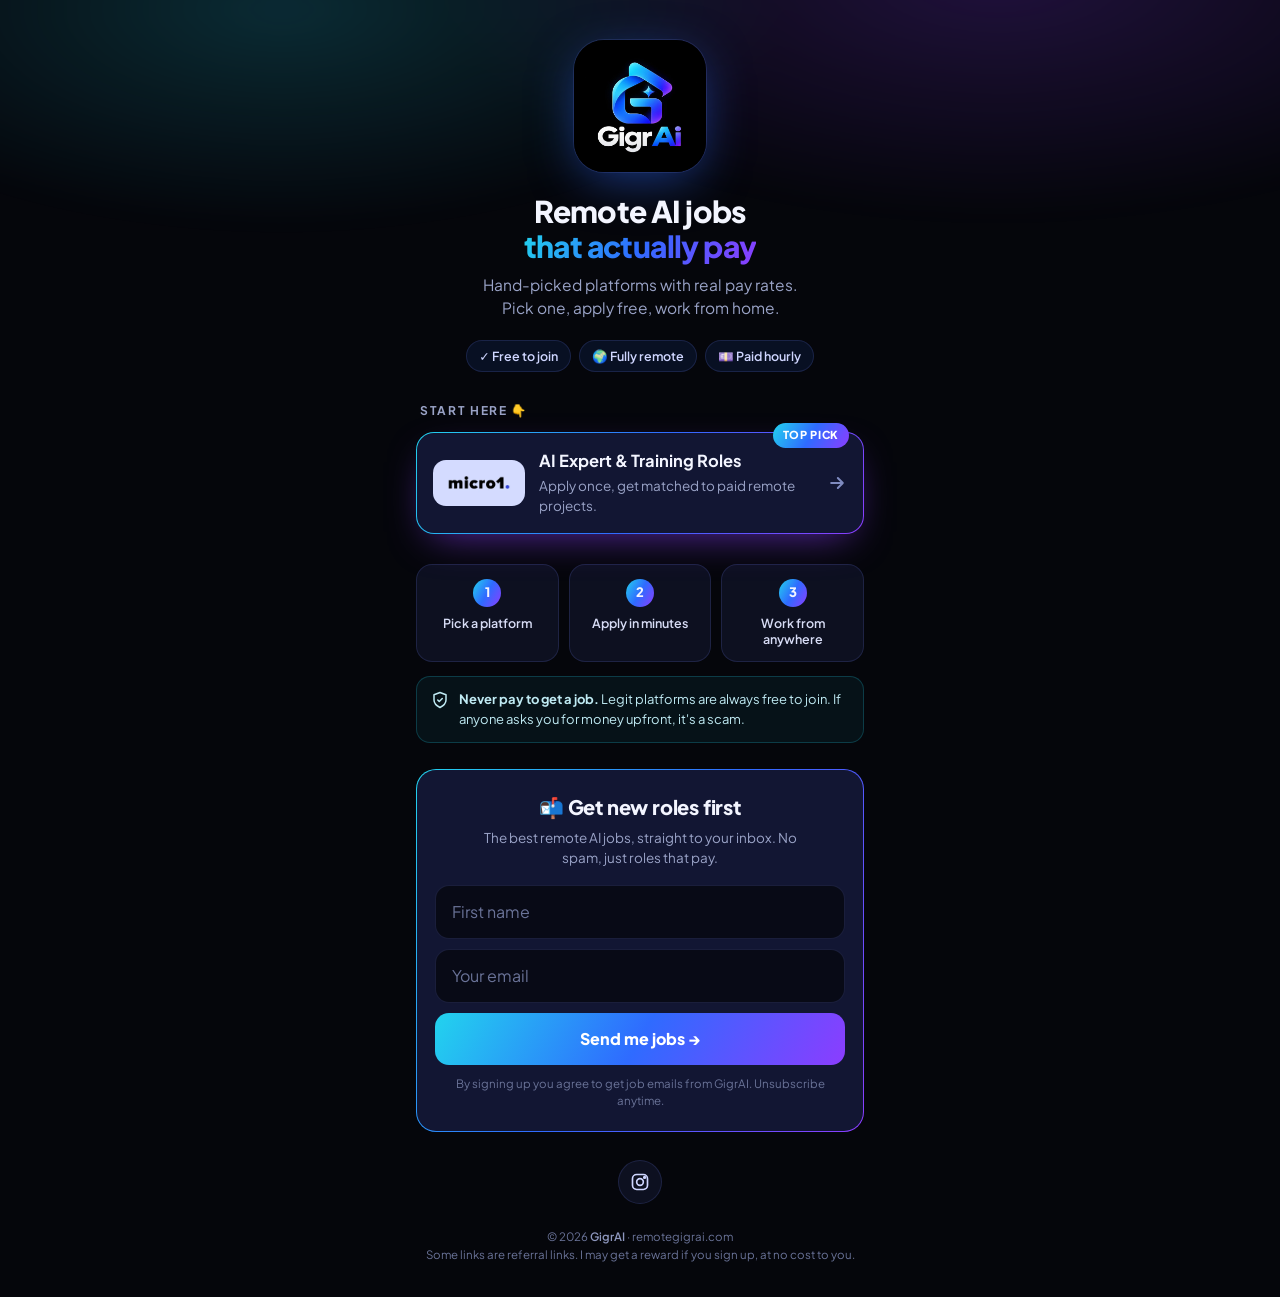
<file: gigrai-links/gigrai-links/index.html>
<!doctype html>
<html lang="en">
<head>
<meta charset="utf-8">
<meta name="viewport" content="width=device-width, initial-scale=1, viewport-fit=cover">
<title>GigrAI | Remote AI Jobs</title>
<meta name="description" content="Hand-picked remote AI jobs that pay. Free to join, work from anywhere.">
<meta name="theme-color" content="#05060b">

<!-- Link preview (Instagram DMs, WhatsApp, iMessage) -->
<meta property="og:title" content="GigrAI | Remote AI Jobs">
<meta property="og:description" content="Hand-picked remote AI jobs that pay. Free to join, work from anywhere.">
<meta property="og:image" content="https://remotegigrai.com/logo.jpg">
<meta property="og:url" content="https://remotegigrai.com">
<meta name="twitter:card" content="summary">

<link rel="icon" href="icon.png">
<link rel="apple-touch-icon" href="icon.png">
<link rel="preconnect" href="https://fonts.googleapis.com">
<link rel="preconnect" href="https://fonts.gstatic.com" crossorigin>
<link href="https://fonts.googleapis.com/css2?family=Plus+Jakarta+Sans:wght@400;500;600;700;800&display=swap" rel="stylesheet">

<style>
  :root{
    --bg:#05060b;
    --card:#0d1020;
    --card-hi:#121633;
    --line:rgba(120,140,255,.16);
    --text:#f3f5ff;
    --muted:#9aa3c7;
    --cyan:#22d3ee;
    --blue:#2f6bff;
    --violet:#8b3dff;
    --grad:linear-gradient(120deg,var(--cyan) 0%,var(--blue) 50%,var(--violet) 100%);
  }
  *{box-sizing:border-box;margin:0;padding:0}
  html{-webkit-text-size-adjust:100%}
  body{
    min-height:100vh;background:var(--bg);color:var(--text);
    font-family:"Plus Jakarta Sans",system-ui,-apple-system,sans-serif;
    line-height:1.5;overflow-x:hidden;
  }
  /* soft brand glow behind everything */
  body::before{
    content:"";position:fixed;inset:-20% -20% auto -20%;height:70vh;z-index:0;pointer-events:none;
    background:
      radial-gradient(40% 50% at 30% 30%,rgba(34,211,238,.18),transparent 70%),
      radial-gradient(45% 55% at 70% 25%,rgba(139,61,255,.20),transparent 70%);
    filter:blur(10px);
  }
  main{position:relative;z-index:1;max-width:480px;margin:0 auto;padding:40px 16px 32px}

  /* ---------- header ---------- */
  .logo{
    display:block;width:132px;height:132px;margin:0 auto 22px;border-radius:30px;
    box-shadow:0 0 0 1px var(--line),0 12px 50px -8px rgba(47,107,255,.55);
    animation:float 6s ease-in-out infinite;
  }
  @keyframes float{50%{transform:translateY(-6px)}}
  h1{font-size:30px;font-weight:800;letter-spacing:-.02em;text-align:center;line-height:1.15}
  h1 span{background:var(--grad);-webkit-background-clip:text;background-clip:text;color:transparent}
  .sub{text-align:center;color:var(--muted);font-size:15.5px;margin:10px auto 0;max-width:340px}

  .pills{display:flex;justify-content:center;flex-wrap:wrap;gap:8px;margin:20px 0 30px}
  .pill{
    font-size:12.5px;font-weight:600;color:#cfd6ff;padding:6px 12px;border-radius:999px;
    background:rgba(47,107,255,.10);border:1px solid var(--line);
  }

  .label{font-size:12px;font-weight:700;letter-spacing:.14em;text-transform:uppercase;color:var(--muted);margin:0 4px 12px}

  /* ---------- link cards ---------- */
  .links{display:flex;flex-direction:column;gap:12px}
  .card{
    position:relative;display:flex;align-items:center;gap:14px;padding:16px;border-radius:18px;
    background:var(--card);border:1px solid var(--line);color:inherit;text-decoration:none;
    transition:transform .18s ease,background .18s ease,border-color .18s ease,box-shadow .18s ease;
  }
  .card:hover,.card:focus-visible{transform:translateY(-2px);background:var(--card-hi);border-color:rgba(120,140,255,.35);box-shadow:0 10px 30px -12px rgba(47,107,255,.6);outline:none}
  .card:active{transform:scale(.985)}

  .card.featured{border:1px solid transparent;background:
      linear-gradient(var(--card-hi),var(--card-hi)) padding-box,
      var(--grad) border-box;
    box-shadow:0 14px 40px -16px rgba(139,61,255,.7)}
  .badge{
    position:absolute;top:-10px;right:14px;font-size:11px;font-weight:800;letter-spacing:.06em;
    text-transform:uppercase;padding:4px 10px;border-radius:999px;background:var(--grad);color:#fff;
  }

  .ico{
    flex:0 0 46px;height:46px;border-radius:13px;display:grid;place-items:center;
    font-weight:800;font-size:18px;color:#fff;background:var(--grad);
  }
  .brand{
    flex:0 0 92px;height:46px;border-radius:13px;overflow:hidden;background:#d4dbff;
    display:grid;place-items:center;
  }
  .brand img{width:100%;height:100%;object-fit:contain;padding:4px 8px;display:block}

  /* attention shake: quick wiggle every 4s, pauses on hover */
  .card.shake{animation:shake 4s ease-in-out 1.2s infinite;transform-origin:center}
  .card.shake:hover,.card.shake:focus-visible{animation-play-state:paused}
  @keyframes shake{
    0%,78%,100%{transform:translateX(0) rotate(0)}
    80%{transform:translateX(-4px) rotate(-1.2deg)}
    83%{transform:translateX(4px) rotate(1.2deg)}
    86%{transform:translateX(-3px) rotate(-.8deg)}
    89%{transform:translateX(3px) rotate(.8deg)}
    92%{transform:translateX(-1px) rotate(0)}
    95%{transform:translateX(0)}
  }

  .txt{flex:1;min-width:0}
  .name{font-weight:700;font-size:16.5px}
  .desc{color:var(--muted);font-size:13.5px;margin-top:2px}
  .go{flex:0 0 auto;width:20px;height:20px;color:#7f8bc0;transition:transform .18s, color .18s}
  .card:hover .go{transform:translateX(3px);color:var(--cyan)}

  /* ---------- how it works ---------- */
  .steps{display:grid;grid-template-columns:repeat(3,1fr);gap:10px;margin:30px 0 0}
  .step{background:var(--card);border:1px solid var(--line);border-radius:16px;padding:14px 10px;text-align:center}
  .num{
    width:28px;height:28px;margin:0 auto 8px;border-radius:50%;display:grid;place-items:center;
    font-size:13px;font-weight:800;background:var(--grad)
  }
  .step p{font-size:12.5px;font-weight:600;color:#d7dcf5;line-height:1.3}

  .tip{
    display:flex;gap:10px;align-items:flex-start;margin-top:14px;padding:13px 14px;border-radius:14px;
    background:rgba(34,211,238,.06);border:1px solid rgba(34,211,238,.22);font-size:13px;color:#bfeaf3
  }
  .tip svg{flex:0 0 18px;margin-top:1px}

  /* ---------- socials + footer ---------- */
  .socials{display:flex;justify-content:center;gap:12px;margin-top:28px}
  .socials a{
    width:44px;height:44px;border-radius:50%;display:grid;place-items:center;color:#cfd6ff;
    background:var(--card);border:1px solid var(--line);transition:.18s
  }
  .socials a:hover{color:#fff;border-color:var(--blue);transform:translateY(-2px)}
  .socials svg{width:20px;height:20px}
  footer{text-align:center;color:#6a7398;font-size:11.5px;margin-top:24px;line-height:1.6}
  footer b{color:#8d96bd;font-weight:600}

  @media (prefers-reduced-motion:reduce){*{animation:none!important;transition:none!important}}

  /* ---------- subscribe box ---------- */
  .sub-box{margin-top:26px;padding:22px 18px;border-radius:20px;border:1px solid transparent;
    background:linear-gradient(var(--card-hi),var(--card-hi)) padding-box,var(--grad) border-box;text-align:center}
  .sub-box h2{font-size:20px;font-weight:800;letter-spacing:-.01em}
  .sub-box p.lead{color:var(--muted);font-size:13.5px;margin:6px auto 16px;max-width:320px}
  .sub-form{display:flex;flex-direction:column;gap:10px}
  .sub-form input[type=email],.sub-form input[type=text]{
    width:100%;padding:14px 16px;border-radius:14px;border:1px solid var(--line);background:#080a16;color:var(--text);
    font:inherit;font-size:16px;outline:none;transition:border-color .18s}
  .sub-form input:focus{border-color:var(--cyan)}
  .sub-form input::placeholder{color:#6a7398}
  .sub-form button{padding:14px;border:0;border-radius:14px;background:var(--grad);color:#fff;font:inherit;font-weight:800;font-size:16px;cursor:pointer;transition:transform .15s,filter .15s}
  .sub-form button:hover{filter:brightness(1.1)}
  .sub-form button:active{transform:scale(.98)}
  .sub-form button[disabled]{opacity:.6;cursor:wait}
  .consent{font-size:11.5px;color:#6a7398;margin-top:10px;line-height:1.5}
  .sub-ok{display:none;padding:10px 0 4px}
  .sub-ok b{display:block;font-size:18px;margin-bottom:4px}
  .sub-ok span{color:var(--muted);font-size:13.5px}
  .sub-box.done .sub-form,.sub-box.done .consent{display:none}
  .sub-box.done .sub-ok{display:block}
  .hp{position:absolute;left:-9999px}
</style>
</head>
<body>
<main>

  <img class="logo" src="logo.jpg" alt="GigrAI logo" width="132" height="132">

  <h1>Remote AI jobs<br><span>that actually pay</span></h1>
  <p class="sub">Hand-picked platforms with real pay rates. Pick one, apply free, work from home.</p>

  <div class="pills">
    <span class="pill">✓ Free to join</span>
    <span class="pill">🌍 Fully remote</span>
    <span class="pill">💷 Paid hourly</span>
  </div>

  <p class="label">Start here 👇</p>
  <div class="links" id="links"></div>

  <div class="steps">
    <div class="step"><div class="num">1</div><p>Pick a platform</p></div>
    <div class="step"><div class="num">2</div><p>Apply in minutes</p></div>
    <div class="step"><div class="num">3</div><p>Work from anywhere</p></div>
  </div>

  <div class="tip">
    <svg viewBox="0 0 24 24" fill="none" stroke="currentColor" stroke-width="2" stroke-linecap="round" stroke-linejoin="round"><path d="M12 22s8-4 8-10V5l-8-3-8 3v7c0 6 8 10 8 10z"/><path d="m9 12 2 2 4-4"/></svg>
    <span><b>Never pay to get a job.</b> Legit platforms are always free to join. If anyone asks you for money upfront, it's a scam.</span>
  </div>


  <section class="sub-box" id="subBox" hidden>
    <h2>📬 Get new roles first</h2>
    <p class="lead">The best remote AI jobs, straight to your inbox. No spam, just roles that pay.</p>
    <form class="sub-form" id="subForm" novalidate>
      <input type="text" name="fields[name]" placeholder="First name" autocomplete="given-name">
      <input type="email" name="fields[email]" placeholder="Your email" autocomplete="email" required>
      <input class="hp" type="text" name="website" tabindex="-1" autocomplete="off" aria-hidden="true">
      <button type="submit">Send me jobs →</button>
    </form>
    <p class="consent">By signing up you agree to get job emails from GigrAI. Unsubscribe anytime.</p>
    <div class="sub-ok"><b>You're on the list 🎉</b><span>New roles will land in your inbox. Keep an eye on your spam folder for the first one.</span></div>
  </section>

  <div class="socials" id="socials"></div>

  <footer>
    © <span id="yr"></span> <b>GigrAI</b> · remotegigrai.com<br>
    Some links are referral links. I may get a reward if you sign up, at no cost to you.
  </footer>
</main>

<script>
  /* =========================================================
     EDIT YOUR LINKS HERE
     - Leave url as "" to hide a link until you have it.
     - featured: true gives it the glowing border + badge.
     ========================================================= */
  const LINKS = [
    {
      name: "AI Expert & Training Roles",
      desc: "Apply once, get matched to paid remote projects.",
      logo: "micro1.png",   // shows this image instead of a letter icon
      shake: true,          // little wiggle every few seconds
      url: "https://refer.micro1.ai/referral/jobs?referralCode=e9ff2278-2563-4f64-bed8-214a3dfd996c&utm_source=referral&utm_medium=share&utm_campaign=job_referral",
      icon: "m1",
      featured: true,
      badge: "Top pick"
    },
    {
      name: "Ethos",
      desc: "ADD DESCRIPTION",
      url: "",          // ← paste your Ethos link
      icon: "E"
    },
    {
      name: "DataAnnotation",
      desc: "ADD DESCRIPTION",
      url: "",          // ← paste your DataAnnotation link
      icon: "DA"
    }
  ];

  const SOCIALS = {
    instagram: "https://www.instagram.com/gigr.ai/",
    tiktok: "",
    email: ""           // ← e.g. hello@remotegigrai.com
  };

  /* ---------- no need to edit below ---------- */
  const arrow = '<svg class="go" viewBox="0 0 24 24" fill="none" stroke="currentColor" stroke-width="2.4" stroke-linecap="round" stroke-linejoin="round"><path d="M5 12h14M13 6l6 6-6 6"/></svg>';
  const esc = s => String(s).replace(/[&<>"']/g, c => ({'&':'&amp;','<':'&lt;','>':'&gt;','"':'&quot;',"'":'&#39;'}[c]));

  document.getElementById('links').innerHTML = LINKS.filter(l => l.url).map(l => `
    <a class="card${l.featured ? ' featured' : ''}${l.shake ? ' shake' : ''}" href="${esc(l.url)}" target="_blank" rel="noopener sponsored">
      ${l.badge ? `<span class="badge">${esc(l.badge)}</span>` : ''}
      ${l.logo
        ? `<span class="brand"><img src="${esc(l.logo)}" alt="${esc(l.name)}"></span>`
        : `<span class="ico">${esc(l.icon || l.name[0])}</span>`}
      <span class="txt"><span class="name">${esc(l.name)}</span><span class="desc" style="display:block">${esc(l.desc)}</span></span>
      ${arrow}
    </a>`).join('');

  const ICONS = {
    instagram: '<svg viewBox="0 0 24 24" fill="none" stroke="currentColor" stroke-width="2"><rect x="3" y="3" width="18" height="18" rx="5"/><circle cx="12" cy="12" r="4"/><circle cx="17.5" cy="6.5" r="1" fill="currentColor"/></svg>',
    tiktok: '<svg viewBox="0 0 24 24" fill="currentColor"><path d="M16.6 5.8A4.3 4.3 0 0 1 15.5 3h-3.1v12.4a2.6 2.6 0 1 1-2.6-2.6c.3 0 .5 0 .8.1V9.7a5.7 5.7 0 1 0 4.9 5.7V9a7.3 7.3 0 0 0 4.3 1.4V7.3a4.3 4.3 0 0 1-3.2-1.5z"/></svg>',
    email: '<svg viewBox="0 0 24 24" fill="none" stroke="currentColor" stroke-width="2"><rect x="3" y="5" width="18" height="14" rx="2"/><path d="m3 7 9 6 9-6"/></svg>'
  };
  document.getElementById('socials').innerHTML = Object.entries(SOCIALS).filter(([,v]) => v).map(([k,v]) =>
    `<a href="${k === 'email' ? 'mailto:' + esc(v) : esc(v)}" target="_blank" rel="noopener" aria-label="${k}">${ICONS[k]}</a>`).join('');


  /* =========================================================
     SUBSCRIBE BOX
     Paste the MailerLite form "action" URL here to switch it on.
     (Box stays hidden while this is empty, so no emails get lost.)
     ========================================================= */
  const SUBSCRIBE_URL = "https://assets.mailerlite.com/jsonp/2727719/forms/201853482762766168/subscribe";

  (function(){
    const box = document.getElementById('subBox');
    const preview = new URLSearchParams(location.search).has('preview');
    if (!SUBSCRIBE_URL && !preview) return;
    box.hidden = false;
    const form = document.getElementById('subForm');
    form.addEventListener('submit', async e => {
      e.preventDefault();
      const email = form.querySelector('[type=email]');
      if (!/^[^\s@]+@[^\s@]+\.[^\s@]+$/.test(email.value.trim())) { email.focus(); email.style.borderColor = '#f87171'; return; }
      if (form.website.value) return;           // bot trap
      const btn = form.querySelector('button'); btn.disabled = true; btn.textContent = 'Signing you up…';
      try {
        if (SUBSCRIBE_URL) {
          const data = new FormData(form); data.delete('website');
          data.append('ml-submit', '1'); data.append('anticsrf', 'true');
          await fetch(SUBSCRIBE_URL, { method: 'POST', body: data, mode: 'no-cors' });
        }
        box.classList.add('done');
      } catch (err) {
        btn.disabled = false; btn.textContent = 'Try again →';
      }
    });
  })();

  document.getElementById('yr').textContent = new Date().getFullYear();
</script>
</body>
</html>
</file>
